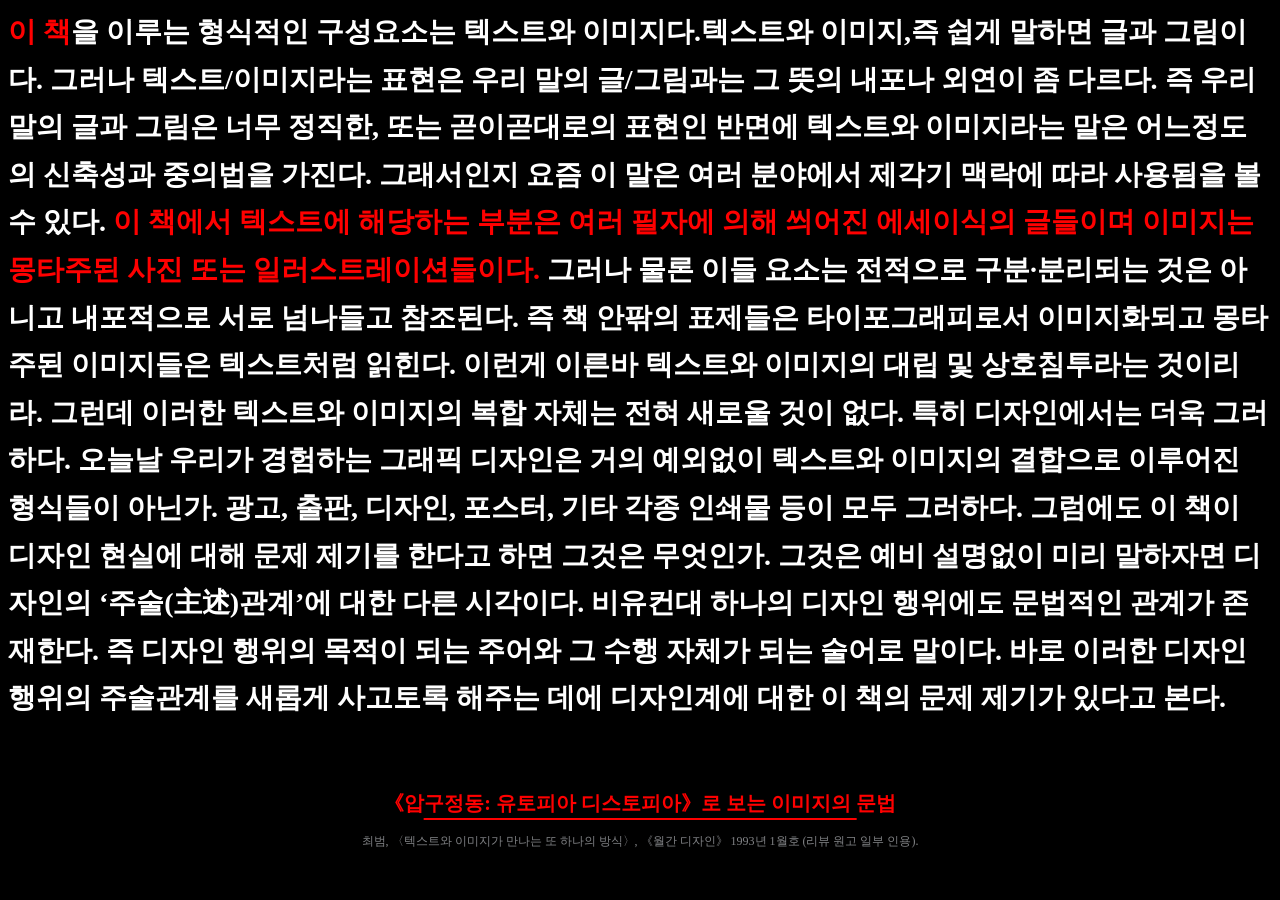
<file: index.html>
<!DOCTYPE html>
<html lang="ko"> 
<head>
	<meta charset="UTF-8">
	<meta name="viewport" content="width=device-width, initial-scale=1.0">
	<title>《압구정동: 유토피아 디스토피아》로 보는 이미지의 문법</title>
	<meta name="description" content="《압구정동: 유토피아 디스토피아》로 보는 이미지의 문법을 소개합니다.">
	<meta name="keywords" content="《압구정동: 유토피아 디스토피아》, 텍스트, 이미지, 최범 비평가">
	<link rel="stylesheet" href="style.css">
</head>

<body>
	<section class="chaibom">
	<p1><a href="book.html">이 책</a>을 이루는 형식적인 구성요소는 텍스트와 이미지다.텍스트와 이미지,즉 쉽게 말하면 글과 그림이다. 그러나 텍스트/이미지라는 표현은 우리 말의 글/그림과는 그 뜻의 내포나 외연이 좀 다르다. 즉 우리 말의 글과 그림은 너무 정직한, 또는 곧이곧대로의 표현인 반면에 텍스트와 이미지라는 말은 어느정도의 신축성과 중의법을 가진다. 그래서인지 요즘 이 말은 여러 분야에서 제각기 맥락에 따라 사용됨을 볼 수 있다. <a href="list.html">이 책에서 텍스트에 해당하는 부분은 여러 필자에 의해 씌어진 에세이식의 글들이며 이미지는 몽타주된 사진 또는 일러스트레이션들이다.</a> 그러나 물론 이들 요소는 전적으로 구분·분리되는 것은 아니고 내포적으로 서로 넘나들고 참조된다. 즉 책 안팎의 표제들은 타이포그래피로서 이미지화되고 몽타주된 이미지들은 텍스트처럼 읽힌다. 이런게 이른바 텍스트와 이미지의 대립 및 상호침투라는 것이리라. 그런데 이러한 텍스트와 이미지의 복합 자체는 전혀 새로울 것이 없다. 특히 디자인에서는 더욱 그러하다. 오늘날 우리가 경험하는 그래픽 디자인은 거의 예외없이 텍스트와 이미지의 결합으로 이루어진 형식들이 아닌가. 광고, 출판, 디자인, 포스터, 기타 각종 인쇄물 등이 모두 그러하다. 그럼에도 이 책이 디자인 현실에 대해 문제 제기를 한다고 하면 그것은 무엇인가. 그것은 예비 설명없이 미리 말하자면 디자인의 ‘주술(主述)관계’에 대한 다른 시각이다. 비유컨대 하나의 디자인 행위에도 문법적인 관계가 존재한다. 즉 디자인 행위의 목적이 되는 주어와 그 수행 자체가 되는 술어로 말이다. 바로 이러한 디자인 행위의 주술관계를 새롭게 사고토록 해주는 데에 디자인계에 대한 이 책의 문제 제기가 있다고 본다.</p1>
	<p2>최범, 〈텍스트와 이미지가 만나는 또 하나의 방식〉, 《월간 디자인》 1993년 1월호 (리뷰 원고 일부 인용).</p2>
	<p3>《압구정동: 유토피아 디스토피아》로 보는 이미지의 문법</p3>
	
	
</body>
</html>
</file>
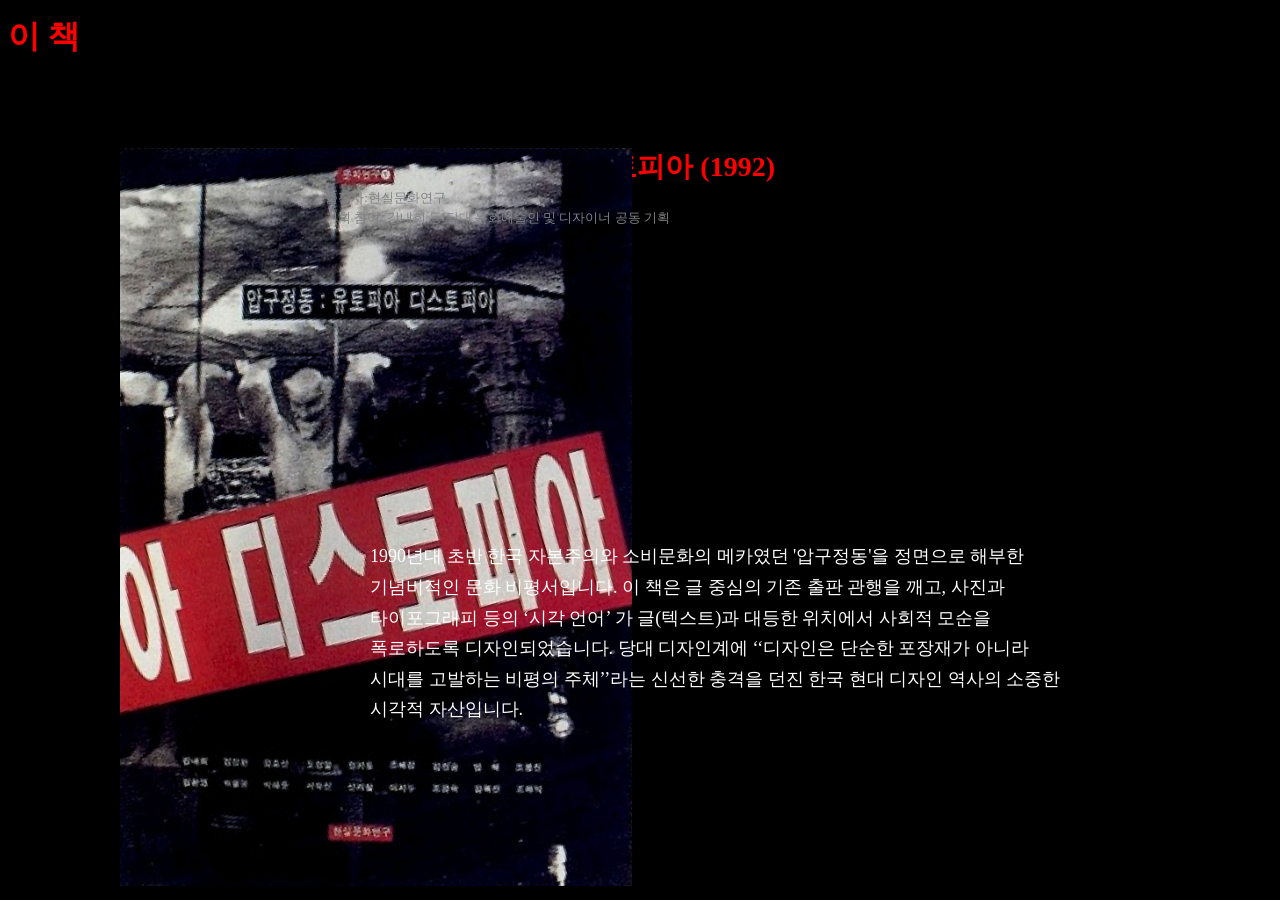
<file: book.html>
<!DOCTYPE html>
<html lang="ko"> 
<head>
	<meta charset="UTF-8">
	<meta name="viewport" content="width=device-width, initial-scale=1.0">
	<title>《압구정동: 유토피아 디스토피아》</title>
	<meta name="description" content="《압구정동: 유토피아 디스토피아》 페이지입니다.">
	<meta name="keywords" content="《압구정동: 유토피아 디스토피아》">
	<link rel="stylesheet" href="style.css">
</head>
<body>
	<section class="this">
    <p>이 책</p>
</section>
	<section class="book">
		<h2>압구정동:유토피아 디스토피아 (1992)</h2>
		<img src="cover.jpg" alt="책표지">
</section>
	<section class="publisher">
		<p>출판사:현실문화연구<br>
			기획 참여: 강내희 등 당대 문화예술인 및 디자이너 공동 기획</p>
	</section>
	<section class="des">
	1990년대 초반 한국 자본주의와 소비문화의 메카였던 '압구정동'을 정면으로 해부한 기념비적인 문화 비평서입니다. 이 책은 글 중심의 기존 출판 관행을 깨고, 사진과 타이포그래피 등의 ‘시각 언어’ 가 글(텍스트)과 대등한 위치에서 사회적 모순을 폭로하도록 디자인되었습니다. 당대 디자인계에 ‘‘디자인은 단순한 포장재가 아니라 시대를 고발하는 비평의 주체’’라는 신선한 충격을 던진 한국 현대 디자인 역사의 소중한 시각적 자산입니다.
	</section>
</body>
</html>
</file>
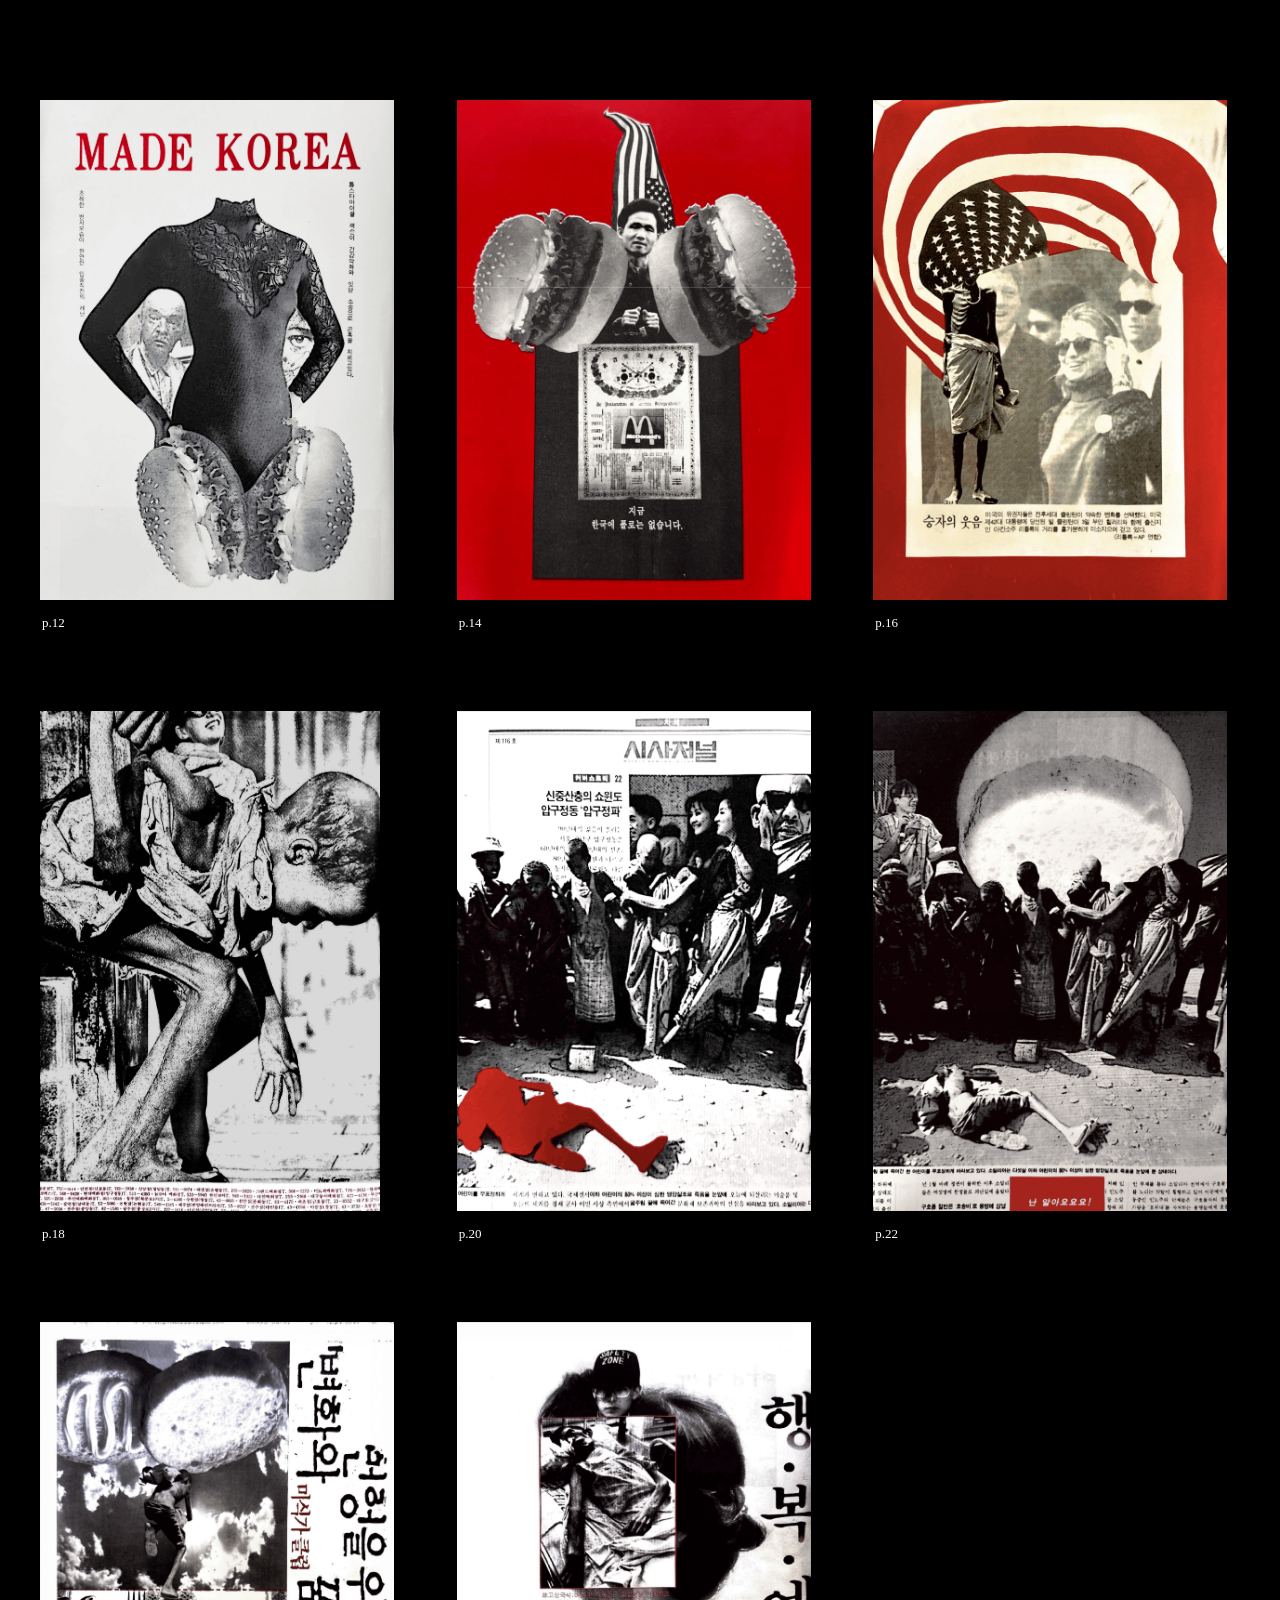
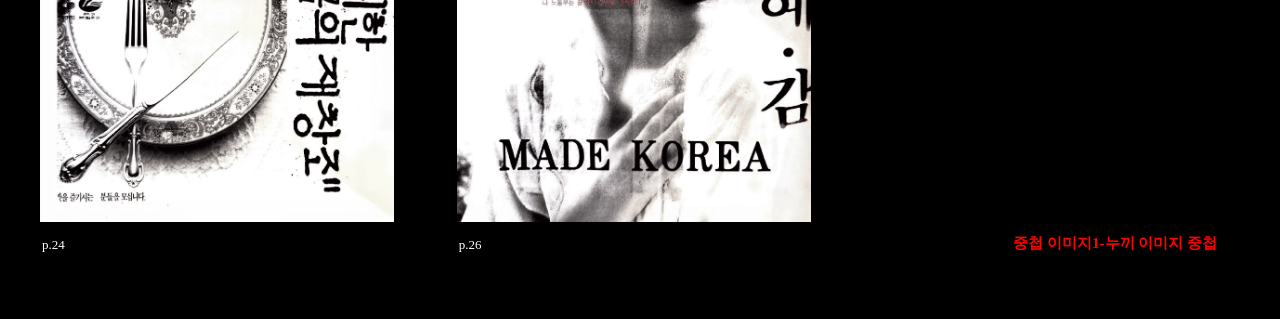
<file: overlap1.html>
<!DOCTYPE html>
<html lang="ko"> 
<head>
	<meta charset="UTF-8">
	<meta name="viewport" content="width=device-width, initial-scale=1.0">
	<title>중첩 이미지1-누끼 이미지 중첩</title>
	<meta name="description" content="중첩 이미지1-누끼 이미지 중첩 페이지입니다.">
	<meta name="keywords" content="중첩 이미지1-누끼 이미지 중첩">
	<link rel="stylesheet" href="style.css">
</head>
<body class="overlap1-page">

	<!-- <div class="overlay"></div> -->
    <div class="overlap1-grid-container">
        
        <div class="overlap1-grid-item">
            <div class="overlap1-img-box"><img src="p12.png" alt="p.12"></div>
            <p class="overlap1-caption">p.12</p>
        </div>
         <div class="overlap1-grid-item">
            <div class="overlap1-img-box"><img src="p14.png" alt="p.12"></div>
            <p class="overlap1-caption">p.14</p>
        </div>
        <div class="overlap1-grid-item">
            <div class="overlap1-img-box"><img src="p16.png" alt="p.12"></div>
            <p class="overlap1-caption">p.16</p>
        </div>
         <div class="overlap1-grid-item">
            <div class="overlap1-img-box"><img src="p18.png" alt="p.12"></div>
            <p class="overlap1-caption">p.18</p>
        </div>
         <div class="overlap1-grid-item">
            <div class="overlap1-img-box"><img src="p20.png" alt="p.12"></div>
            <p class="overlap1-caption">p.20</p>
        </div>
         <div class="overlap1-grid-item">
            <div class="overlap1-img-box"><img src="p22.png" alt="p.12"></div>
            <p class="overlap1-caption">p.22</p>
        </div>
         <div class="overlap1-grid-item">
            <div class="overlap1-img-box"><img src="p24.png" alt="p.12"></div>
            <p class="overlap1-caption">p.24</p>
        </div>
         <div class="overlap1-grid-item">
            <div class="overlap1-img-box"><img src="p26.png" alt="p.12"></div>
            <p class="overlap1-caption">p.26</p>
        </div>

        <div class="overlap1-grid-item">
        <div class="overlap1-img-box"></div> 
    
    <p class="overlap1-caption point-color">중첩 이미지1-누끼 이미지 중첩</p>
    </div>
</body>
</html>
</file>
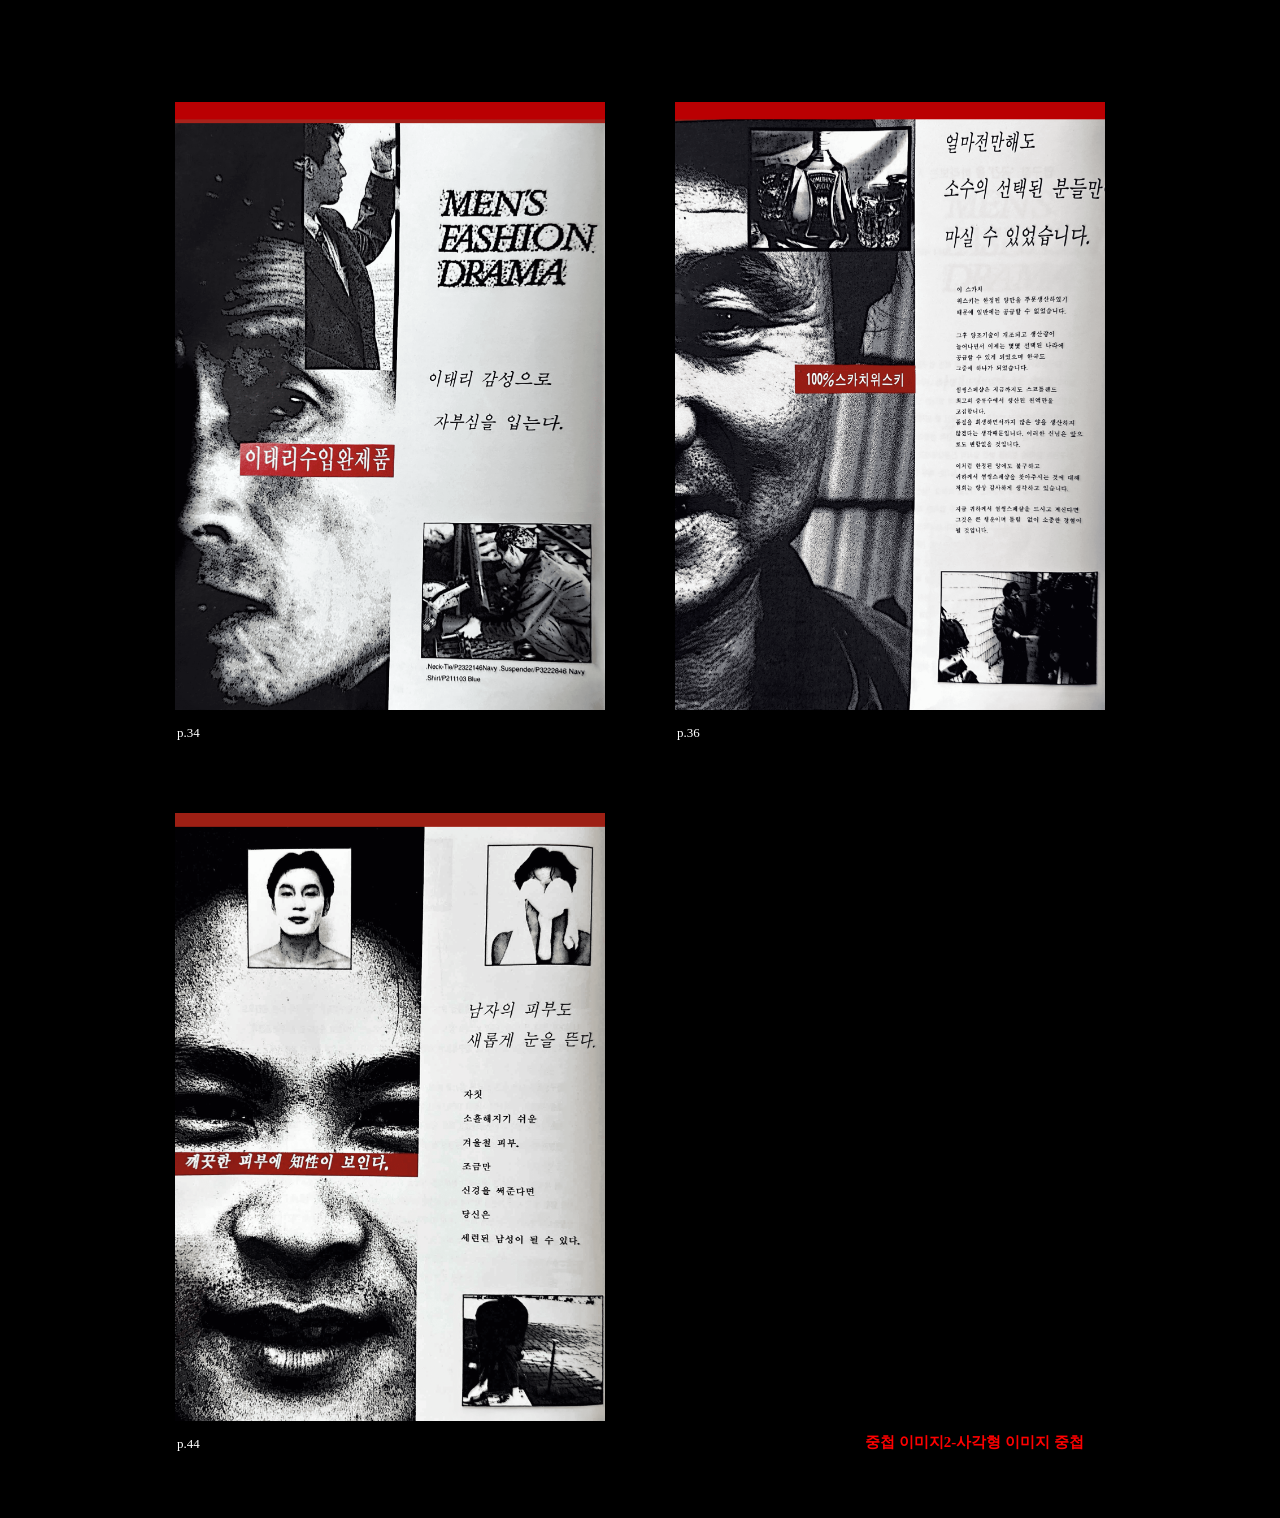
<file: overlap2.html>
<!DOCTYPE html>
<html lang="ko"> 
<head>
	<meta charset="UTF-8">
	<meta name="viewport" content="width=device-width, initial-scale=1.0">
	<title>중첩 이미지2-사각형 이미지 중첩</title>
	<meta name="description" content="중첩 이미지2-사각형 이미지 중첩 페이지입니다.">
	<meta name="keywords" content="중첩 이미지2-사각형 이미지 중첩">
	<link rel="stylesheet" href="style.css">
</head>
<body class="overlap2-page">

	<!-- <div class="overlay"></div> -->
    <div class="overlap2-grid-container">
        
        <div class="overlap2-grid-item">
            <div class="overlap2-img-box"><img src="pp34.png" alt="p.12"></div>
            <p class="overlap2-caption">p.34</p>
        </div>
        <div class="overlap2-grid-item">
            <div class="overlap2-img-box"><img src="pp36.png" alt="p.12"></div>
            <p class="overlap2-caption">p.36</p>
        </div>
        <div class="overlap2-grid-item">
            <div class="overlap2-img-box"><img src="p44.png" alt="p.12"></div>
            <p class="overlap2-caption">p.44</p>
        </div>


<div class="overlap2-grid-item">
        <div class="overlap2-img-box"></div> 
    
    <p class="overlap2-caption point-color">중첩 이미지2-사각형 이미지 중첩</p>
    </div>
</body>
</html>
</file>
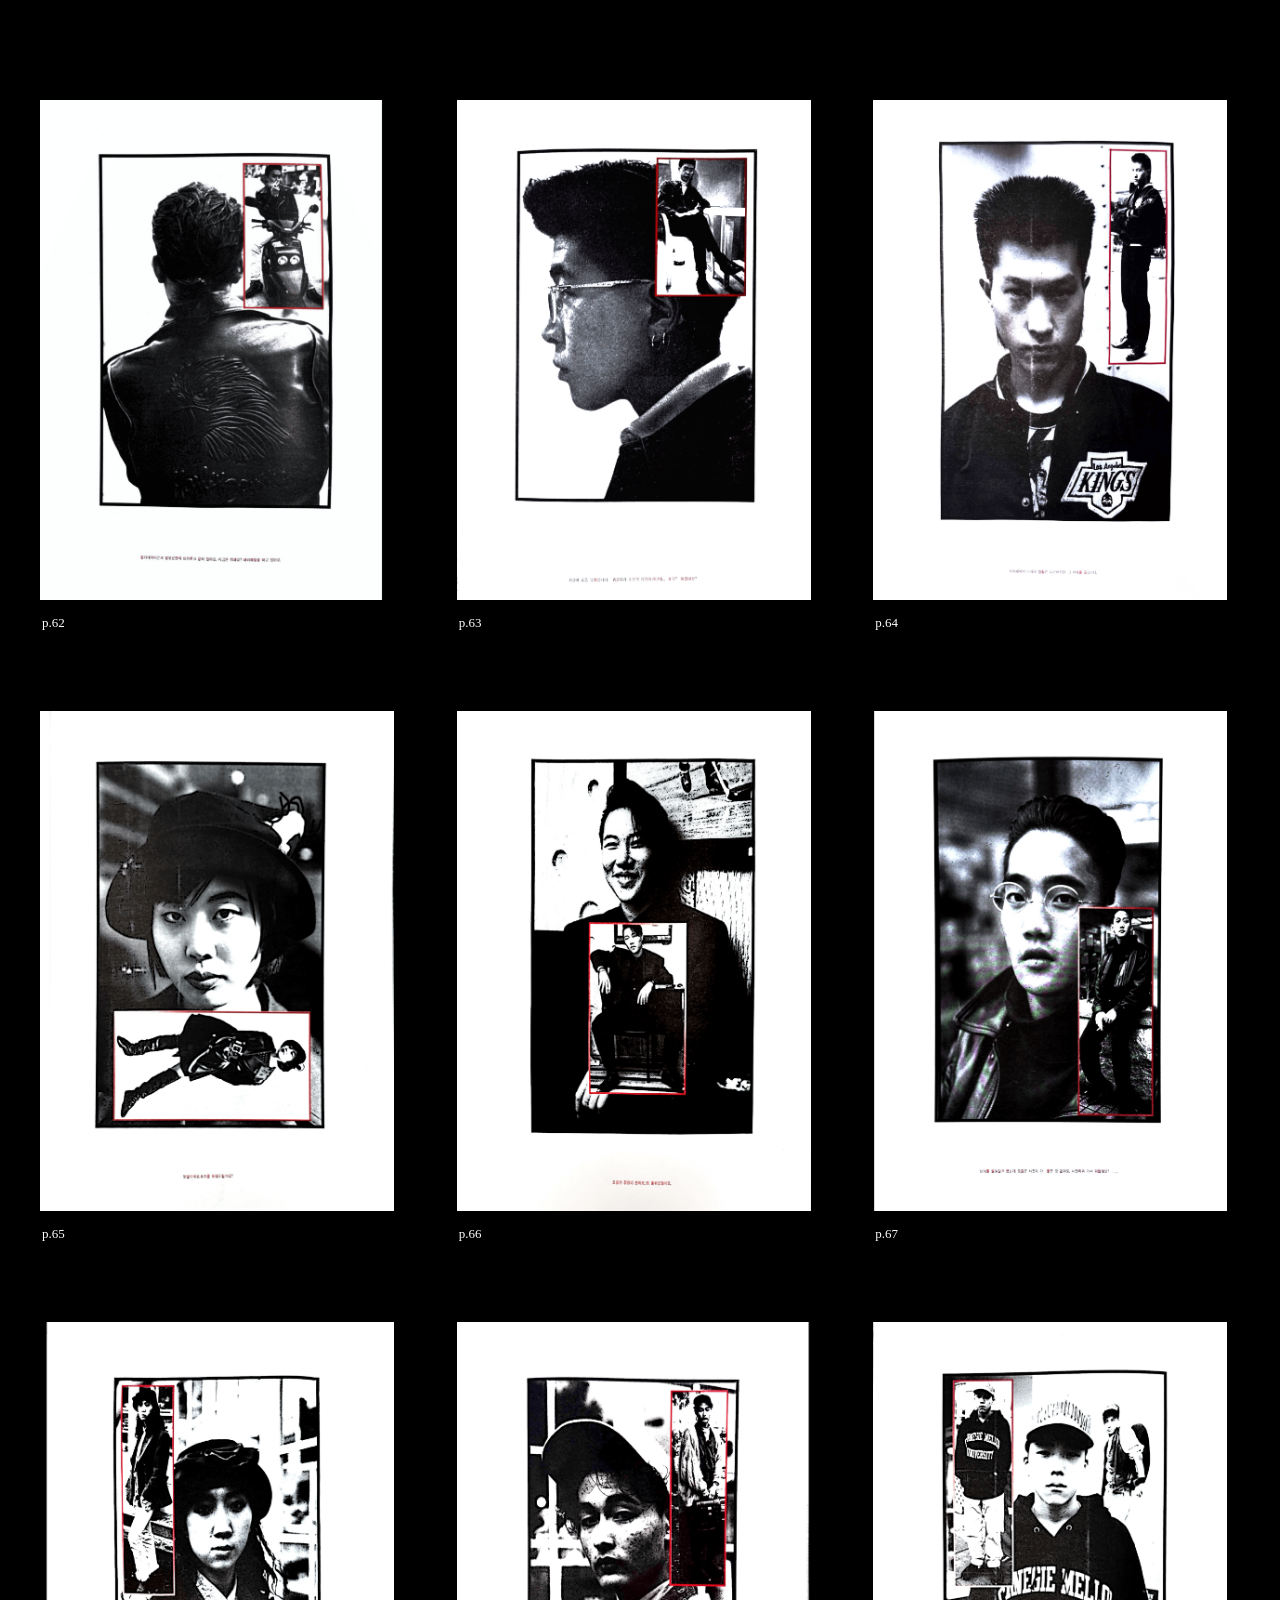
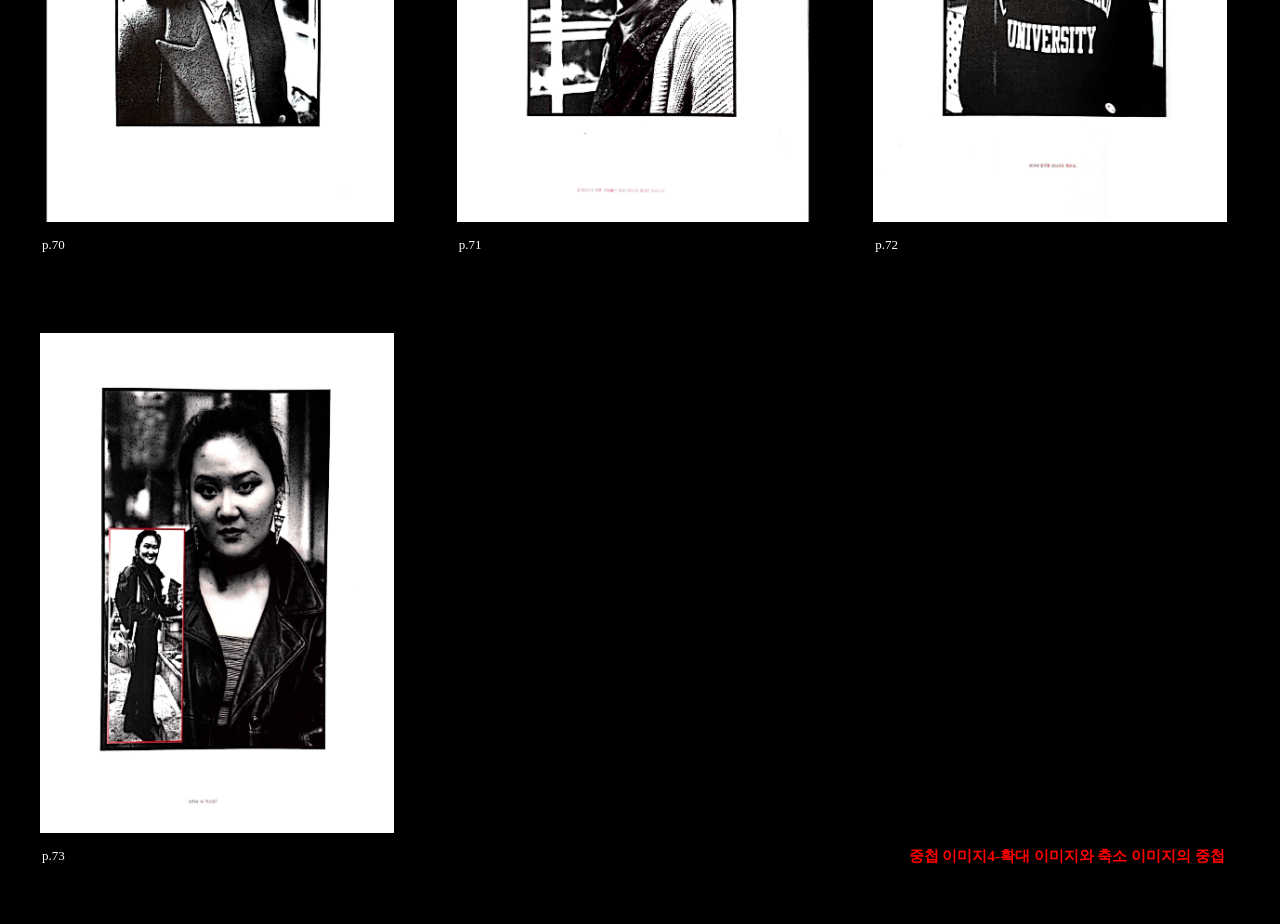
<file: overlap4.html>
<!DOCTYPE html>
<html lang="ko"> 
<head>
	<meta charset="UTF-8">
	<meta name="viewport" content="width=device-width, initial-scale=1.0">
	<title>중첩 이미지4-확대 이미지와 축소 이미지의 중첩</title>
	<meta name="description" content="중첩 이미지4-확대 이미지와 축소 이미지의 중첩 페이지입니다.">
	<meta name="keywords" content="중첩 이미지4-확대 이미지와 축소 이미지의 중첩">
	<link rel="stylesheet" href="style.css">
</head>
<body class="overlap4-page">

	<!-- <div class="overlay"></div> -->
    <div class="overlap4-grid-container">
        
        <div class="overlap4-grid-item">
            <div class="overlap4-img-box"><img src="p62.png" alt="p.12"></div>
            <p class="overlap4-caption">p.62</p>
        </div>
        <div class="overlap4-grid-item">
            <div class="overlap4-img-box"><img src="p63.png" alt="p.12"></div>
            <p class="overlap4-caption">p.63</p>
        </div>
        <div class="overlap4-grid-item">
            <div class="overlap4-img-box"><img src="p64.png" alt="p.12"></div>
            <p class="overlap4-caption">p.64</p>
        </div>
        <div class="overlap4-grid-item">
            <div class="overlap4-img-box"><img src="p65.png" alt="p.12"></div>
            <p class="overlap4-caption">p.65</p>
        </div>
        <div class="overlap4-grid-item">
            <div class="overlap4-img-box"><img src="p66.png" alt="p.12"></div>
            <p class="overlap4-caption">p.66</p>
        </div>
        <div class="overlap4-grid-item">
            <div class="overlap4-img-box"><img src="p67.png" alt="p.12"></div>
            <p class="overlap4-caption">p.67</p>
        </div>
        <div class="overlap4-grid-item">
            <div class="overlap4-img-box"><img src="p70.png" alt="p.12"></div>
            <p class="overlap4-caption">p.70</p>
        </div>
        <div class="overlap4-grid-item">
            <div class="overlap4-img-box"><img src="p71.png" alt="p.12"></div>
            <p class="overlap4-caption">p.71</p>
        </div>
        <div class="overlap4-grid-item">
            <div class="overlap4-img-box"><img src="p72.png" alt="p.12"></div>
            <p class="overlap4-caption">p.72</p>
        </div>
        <div class="overlap4-grid-item">
            <div class="overlap4-img-box"><img src="p73.png" alt="p.12"></div>
            <p class="overlap4-caption">p.73</p>
        </div>


        <div class="overlap4-grid-item">
        <div class="overlap4-img-box"></div> 
    
    <p class="overlap4-caption point-color">중첩 이미지4-확대 이미지와 축소 이미지의 중첩</p>
</body>
</html>
</file>
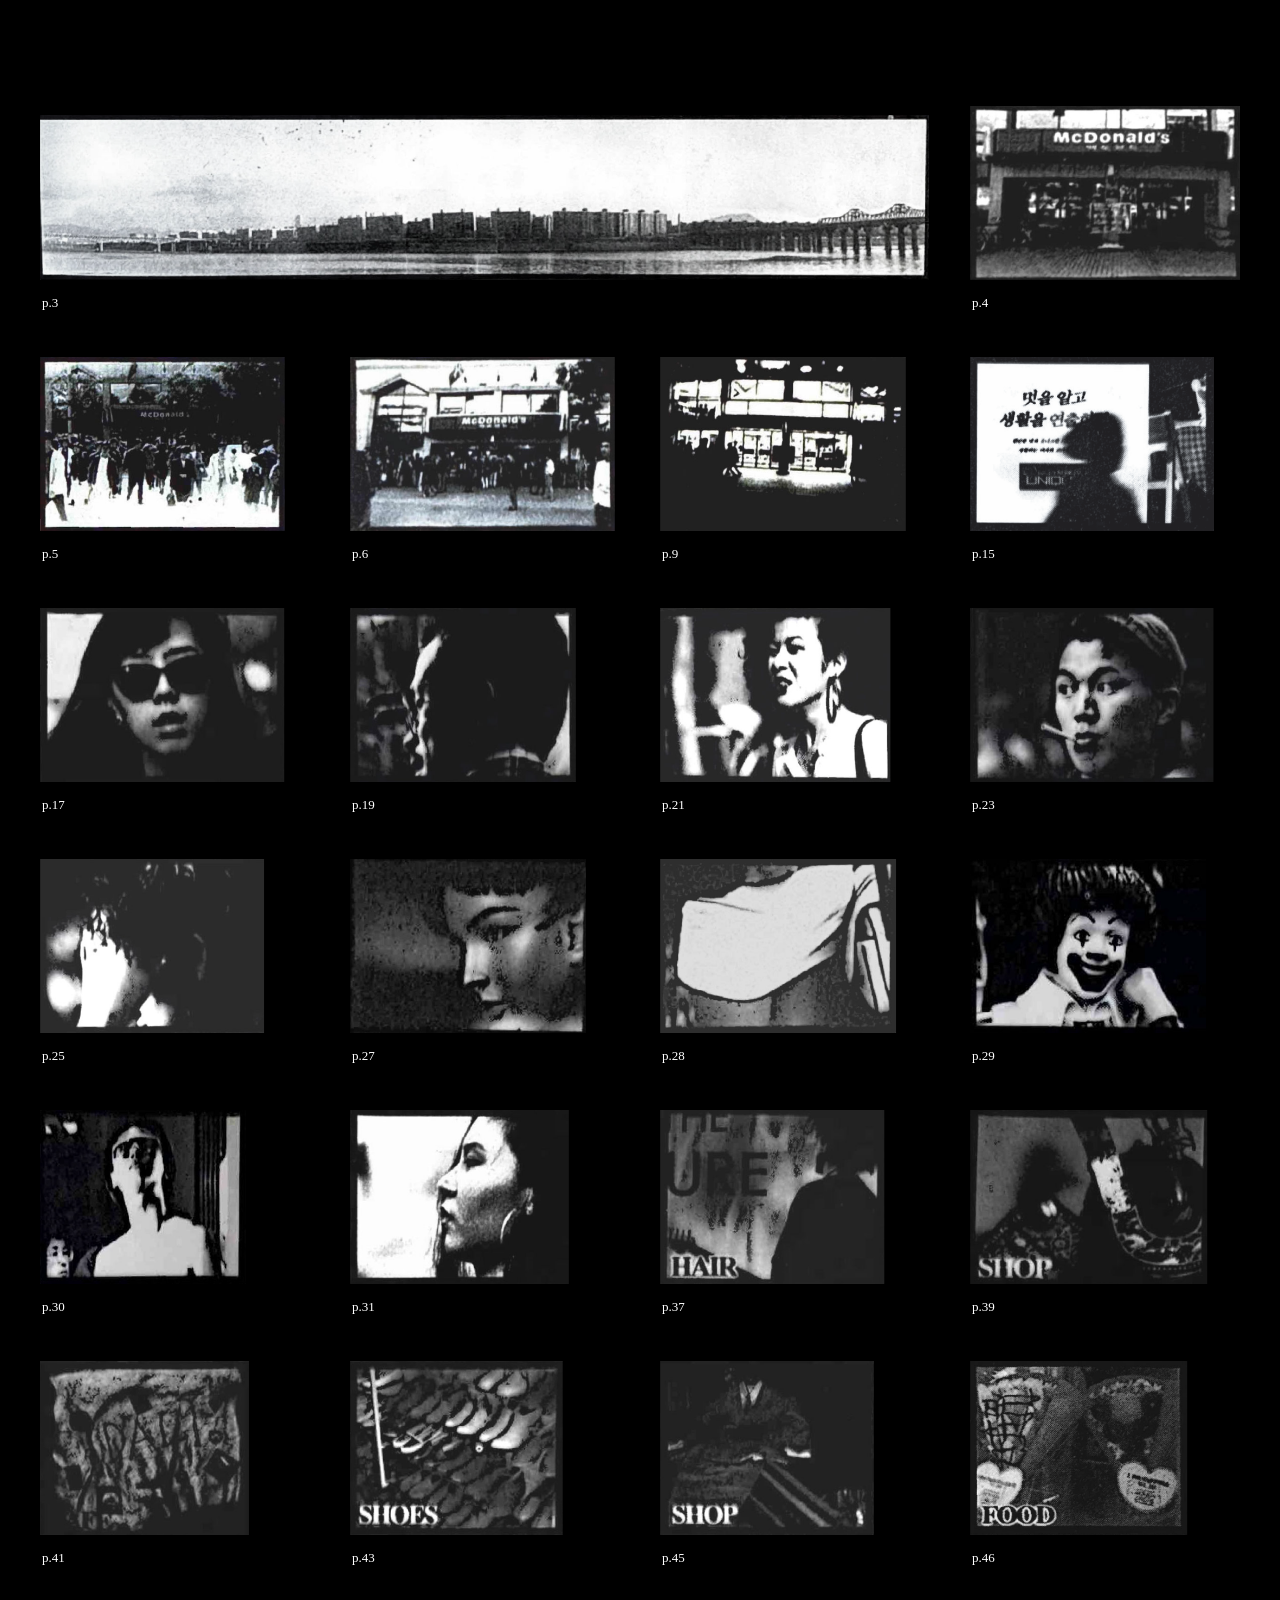
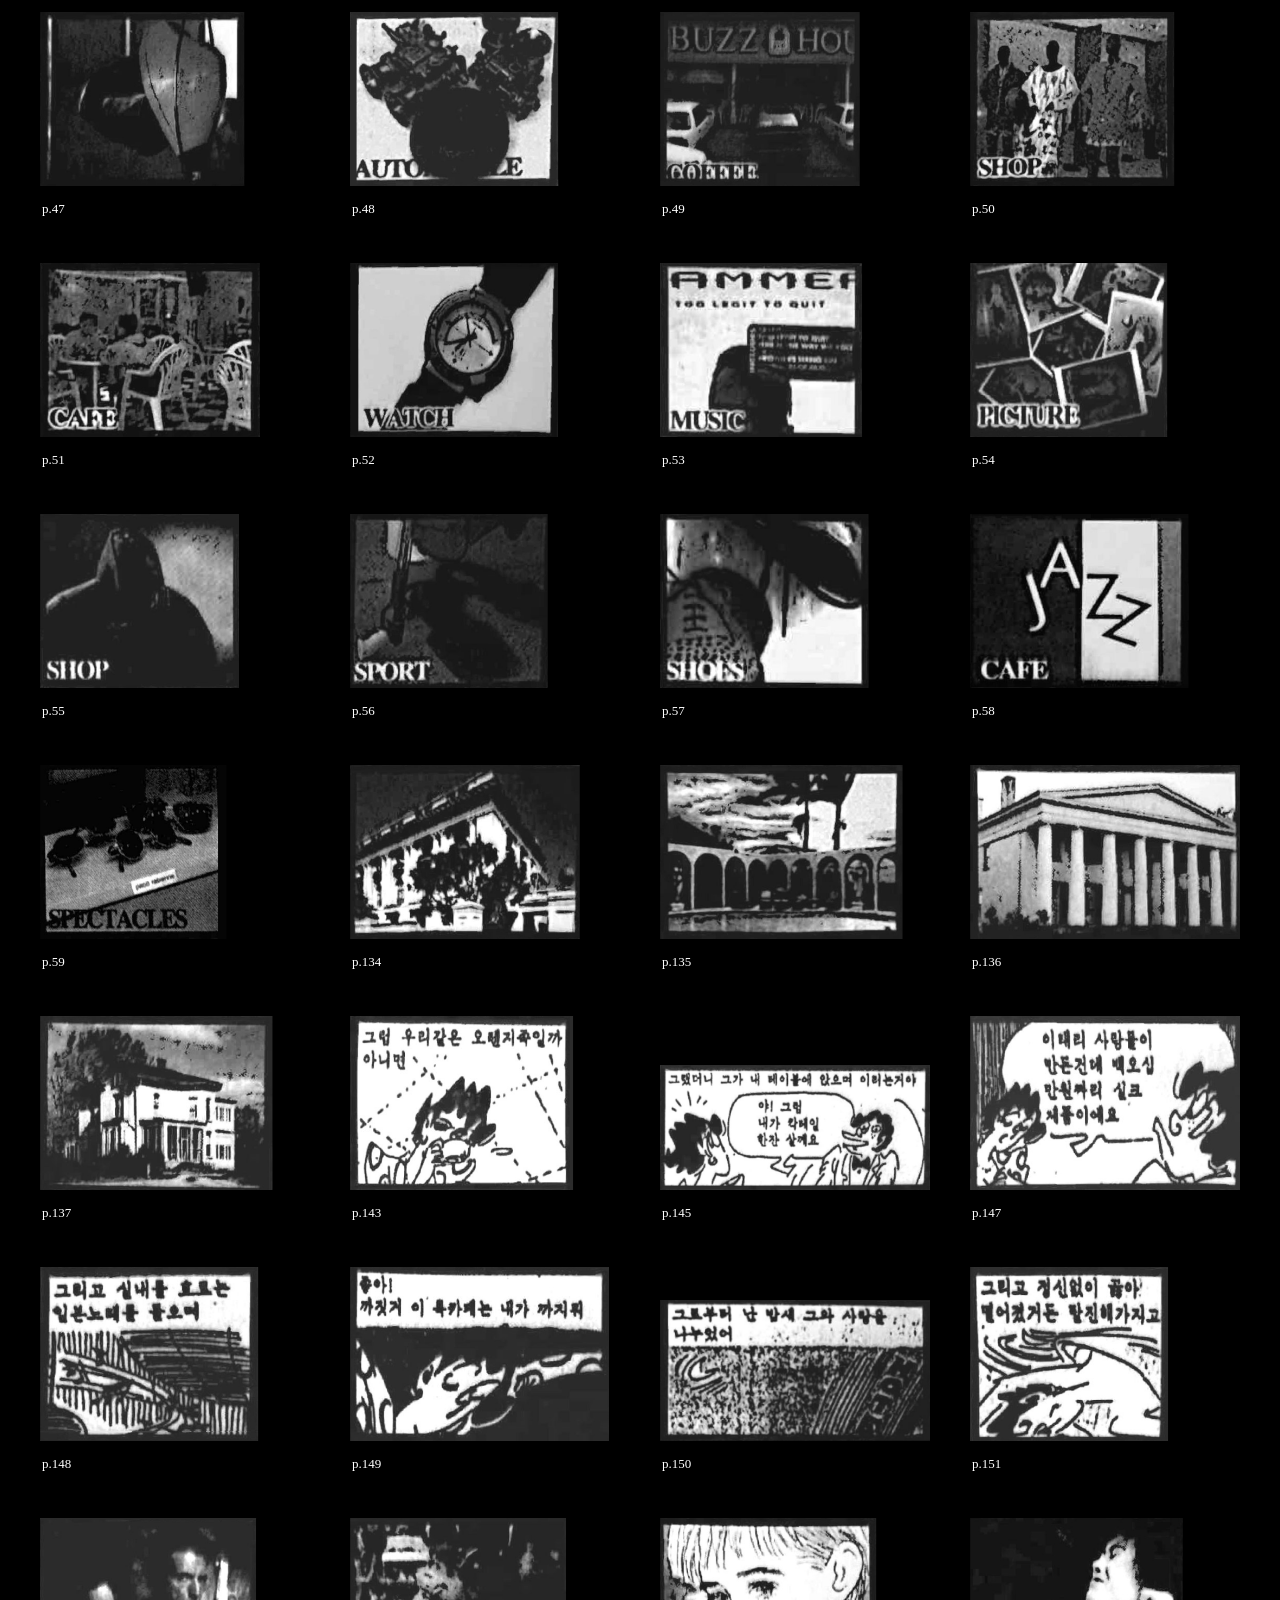
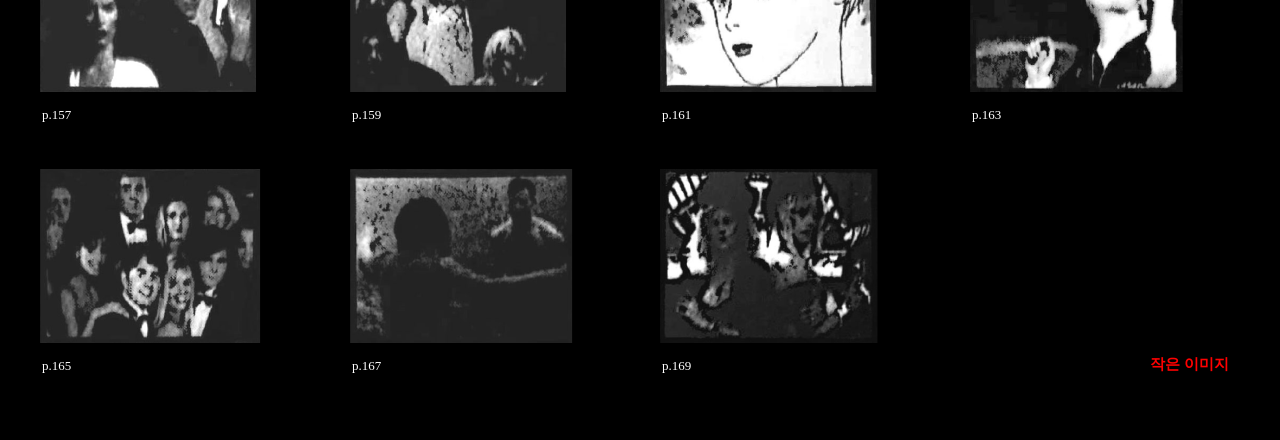
<file: small.html>
<!DOCTYPE html>
<html lang="ko"> 
<head>
	<meta charset="UTF-8">
	<meta name="viewport" content="width=device-width, initial-scale=1.0">
	<title>작은 이미지</title>
	<meta name="description" content="작은 이미지 페이지입니다.">
	<meta name="keywords" content="작은 이미지">
	<link rel="stylesheet" href="style.css">
</head>
<body class="small-page">

    <!-- <div class="overlay"></div> -->
    <div class="small-grid-container">
        
        <div class="small-grid-item wide-item">
            <div class="small-img-box"><img src="p3.png" alt="p.3"></div>
            <p class="small-caption">p.3</p>
        </div>
        <div class="small-grid-item">
            <div class="small-img-box"><img src="pp4.png" alt="p.4"></div>
            <p class="small-caption">p.4</p>
        </div>
        <div class="small-grid-item">
            <div class="small-img-box"><img src="p5.png" alt="p.4"></div>
            <p class="small-caption">p.5</p>
        </div>
         <div class="small-grid-item">
            <div class="small-img-box"><img src="p6.png" alt="p.4"></div>
            <p class="small-caption">p.6</p>
        </div>
         <div class="small-grid-item">
            <div class="small-img-box"><img src="p9.png" alt="p.4"></div>
            <p class="small-caption">p.9</p>
        </div>
         <div class="small-grid-item">
            <div class="small-img-box"><img src="p15.png" alt="p.4"></div>
            <p class="small-caption">p.15</p>
        </div>
         <div class="small-grid-item">
            <div class="small-img-box"><img src="p17.png" alt="p.4"></div>
            <p class="small-caption">p.17</p>
        </div>
        <div class="small-grid-item">
            <div class="small-img-box"><img src="p19.png" alt="p.4"></div>
            <p class="small-caption">p.19</p>
        </div>
        <div class="small-grid-item">
            <div class="small-img-box"><img src="p21.png" alt="p.4"></div>
            <p class="small-caption">p.21</p>
        </div>
         <div class="small-grid-item">
            <div class="small-img-box"><img src="p23.png" alt="p.4"></div>
            <p class="small-caption">p.23</p>
        </div>
         <div class="small-grid-item">
            <div class="small-img-box"><img src="p25.png" alt="p.4"></div>
            <p class="small-caption">p.25</p>
        </div>
        <div class="small-grid-item">
            <div class="small-img-box"><img src="p27.png" alt="p.4"></div>
            <p class="small-caption">p.27</p>
        </div>
        <div class="small-grid-item">
            <div class="small-img-box"><img src="p28.png" alt="p.4"></div>
            <p class="small-caption">p.28</p>
        </div>
        <div class="small-grid-item">
            <div class="small-img-box"><img src="p29.png" alt="p.4"></div>
            <p class="small-caption">p.29</p>
        </div>
        <div class="small-grid-item">
            <div class="small-img-box"><img src="p30.png" alt="p.4"></div>
            <p class="small-caption">p.30</p>
        </div>
        <div class="small-grid-item">
            <div class="small-img-box"><img src="p31.png" alt="p.4"></div>
            <p class="small-caption">p.31</p>
        </div>
        <div class="small-grid-item">
            <div class="small-img-box"><img src="p37.png" alt="p.4"></div>
            <p class="small-caption">p.37</p>
        </div>
        <div class="small-grid-item">
            <div class="small-img-box"><img src="p39.png" alt="p.4"></div>
            <p class="small-caption">p.39</p>
        </div>
        <div class="small-grid-item">
            <div class="small-img-box"><img src="p41.png" alt="p.4"></div>
            <p class="small-caption">p.41</p>
        </div>
        <div class="small-grid-item">
            <div class="small-img-box"><img src="p43.png" alt="p.4"></div>
            <p class="small-caption">p.43</p>
        </div>
        <div class="small-grid-item">
            <div class="small-img-box"><img src="p45.png" alt="p.4"></div>
            <p class="small-caption">p.45</p>
        </div>
        <div class="small-grid-item">
            <div class="small-img-box"><img src="p46.png" alt="p.4"></div>
            <p class="small-caption">p.46</p>
        </div>
        <div class="small-grid-item">
            <div class="small-img-box"><img src="p47.png" alt="p.4"></div>
            <p class="small-caption">p.47</p>
        </div>
        <div class="small-grid-item">
            <div class="small-img-box"><img src="p48.png" alt="p.4"></div>
            <p class="small-caption">p.48</p>
        </div>
        <div class="small-grid-item">
            <div class="small-img-box"><img src="p49.png" alt="p.4"></div>
            <p class="small-caption">p.49</p>
        </div>
        <div class="small-grid-item">
            <div class="small-img-box"><img src="p50.png" alt="p.4"></div>
            <p class="small-caption">p.50</p>
        </div>
        <div class="small-grid-item">
            <div class="small-img-box"><img src="p51.png" alt="p.4"></div>
            <p class="small-caption">p.51</p>
        </div>
        <div class="small-grid-item">
            <div class="small-img-box"><img src="p52.png" alt="p.4"></div>
            <p class="small-caption">p.52</p>
        </div>
        <div class="small-grid-item">
            <div class="small-img-box"><img src="p53.png" alt="p.4"></div>
            <p class="small-caption">p.53</p>
        </div>
        <div class="small-grid-item">
            <div class="small-img-box"><img src="p54.png" alt="p.4"></div>
            <p class="small-caption">p.54</p>
        </div>
        <div class="small-grid-item">
            <div class="small-img-box"><img src="p55.png" alt="p.4"></div>
            <p class="small-caption">p.55</p>
        </div>
        <div class="small-grid-item">
            <div class="small-img-box"><img src="p56.png" alt="p.4"></div>
            <p class="small-caption">p.56</p>
        </div>
        <div class="small-grid-item">
            <div class="small-img-box"><img src="p57.png" alt="p.4"></div>
            <p class="small-caption">p.57</p>
        </div>
        <div class="small-grid-item">
            <div class="small-img-box"><img src="p58.png" alt="p.4"></div>
            <p class="small-caption">p.58</p>
        </div>
        <div class="small-grid-item">
            <div class="small-img-box"><img src="p59.png" alt="p.4"></div>
            <p class="small-caption">p.59</p>
        </div>
        <div class="small-grid-item">
            <div class="small-img-box"><img src="p134.png" alt="p.4"></div>
            <p class="small-caption">p.134</p>
        </div>
        <div class="small-grid-item">
            <div class="small-img-box"><img src="p135.png" alt="p.4"></div>
            <p class="small-caption">p.135</p>
        </div>
        <div class="small-grid-item">
            <div class="small-img-box"><img src="p136.png" alt="p.4"></div>
            <p class="small-caption">p.136</p>
        </div>
        <div class="small-grid-item">
            <div class="small-img-box"><img src="p137.png" alt="p.4"></div>
            <p class="small-caption">p.137</p>
        </div>
        <div class="small-grid-item">
            <div class="small-img-box"><img src="p143.png" alt="p.4"></div>
            <p class="small-caption">p.143</p>
        </div>
        <div class="small-grid-item">
            <div class="small-img-box"><img src="p145.png" alt="p.4"></div>
            <p class="small-caption">p.145</p>
        </div>
        <div class="small-grid-item">
            <div class="small-img-box"><img src="p147.png" alt="p.4"></div>
            <p class="small-caption">p.147</p>
        </div>
        <div class="small-grid-item">
            <div class="small-img-box"><img src="p148.png" alt="p.4"></div>
            <p class="small-caption">p.148</p>
        </div>
        <div class="small-grid-item">
            <div class="small-img-box"><img src="p149.png" alt="p.4"></div>
            <p class="small-caption">p.149</p>
        </div>
        <div class="small-grid-item">
            <div class="small-img-box"><img src="p150.png" alt="p.4"></div>
            <p class="small-caption">p.150</p>
        </div>
        <div class="small-grid-item">
            <div class="small-img-box"><img src="p151.png" alt="p.4"></div>
            <p class="small-caption">p.151</p>
        </div>
        <div class="small-grid-item">
            <div class="small-img-box"><img src="p157.png" alt="p.4"></div>
            <p class="small-caption">p.157</p>
        </div>
        <div class="small-grid-item">
            <div class="small-img-box"><img src="p159.png" alt="p.4"></div>
            <p class="small-caption">p.159</p>
        </div>
        <div class="small-grid-item">
            <div class="small-img-box"><img src="p161.png" alt="p.4"></div>
            <p class="small-caption">p.161</p>
        </div>
        <div class="small-grid-item">
            <div class="small-img-box"><img src="p163.png" alt="p.4"></div>
            <p class="small-caption">p.163</p>
        </div>
        <div class="small-grid-item">
            <div class="small-img-box"><img src="p165.png" alt="p.4"></div>
            <p class="small-caption">p.165</p>
        </div>
        <div class="small-grid-item">
            <div class="small-img-box"><img src="p167.png" alt="p.4"></div>
            <p class="small-caption">p.167</p>
        </div>
        <div class="small-grid-item">
            <div class="small-img-box"><img src="p169.png" alt="p.4"></div>
            <p class="small-caption">p.169</p>
        </div>

        <div class="small-grid-item">
    	<div class="small-img-box"></div> 
    
    <p class="small-caption point-color">작은 이미지</p>
</div>
</body>
</html>
</file>
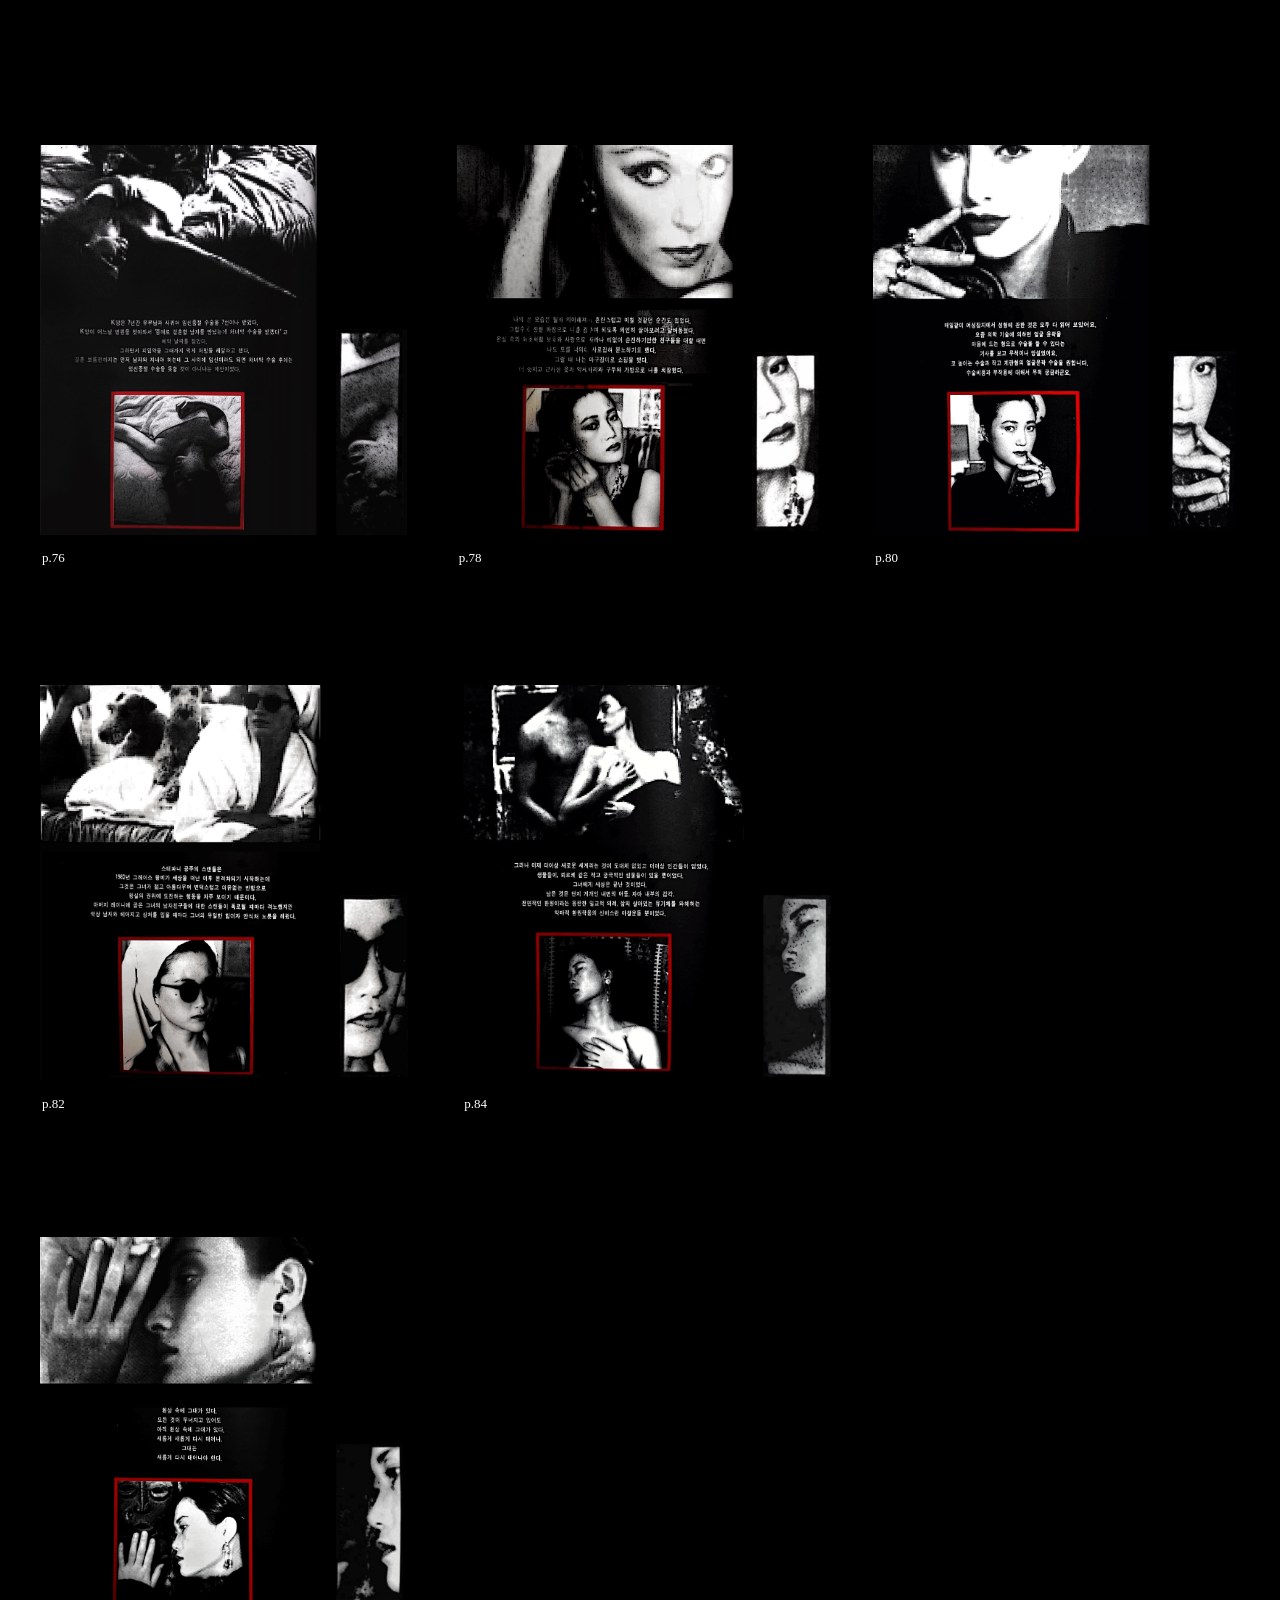
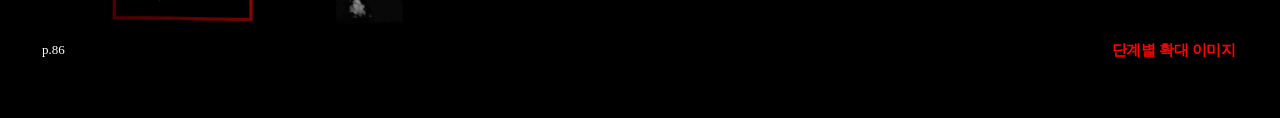
<file: stepzoom.html>
<!DOCTYPE html>
<html lang="ko"> 
<head>
	<meta charset="UTF-8">
	<meta name="viewport" content="width=device-width, initial-scale=1.0">
	<title>단계별 확대 이미지</title>
	<meta name="description" content="단계별 확대 이미지 페이지입니다.">
	<meta name="keywords" content="단계별 확대 이미지">
	<link rel="stylesheet" href="style.css">
</head>
<body class="stepzoom-page">

	<div class="stepzoom-grid-container">

        <div class="stepzoom-row row-three">
            <div class="stepzoom-grid-item">
                <div class="stepzoom-img-box"><img src="p76.png" alt="p.12"></div>
                <p class="stepzoom-caption">p.76</p>
            </div>
            <div class="stepzoom-grid-item">
                <div class="stepzoom-img-box"><img src="p78.png" alt="p.12"></div>
                <p class="stepzoom-caption">p.78</p>
            </div>
            <div class="stepzoom-grid-item">
                <div class="stepzoom-img-box"><img src="p80.png" alt="p.12"></div>
                <p class="stepzoom-caption">p.80</p>
            </div>
        </div>

        <div class="stepzoom-row row-two">
            <div class="stepzoom-grid-item">
                <div class="stepzoom-img-box"><img src="p82.png" alt="p.12"></div>
                <p class="stepzoom-caption">p.82</p>
            </div>
            <div class="stepzoom-grid-item">
                <div class="stepzoom-img-box"><img src="p84.png" alt="p.12"></div>
                <p class="stepzoom-caption">p.84</p>
            </div>
        </div>

        <div class="stepzoom-row row-one">
            <div class="stepzoom-grid-item">
                <div class="stepzoom-img-box"><img src="p86.png" alt="p.12"></div>
                <p class="stepzoom-caption">p.86</p>
            </div>
        </div>
        
        <div class="stepzoom-bottom-text">단계별 확대 이미지</div>
</body>
</html>
</file>
<file: style.css>
body{
    background-color: #000000;
    }
.chaibom p1 {
	font-size: 32px;
    font-family: Noto Sans Korean;
    color: white;
    text-align: justify;
    font-weight: 700;
    /*word-break: keep-all;*/
    line-height: 1.7;
    
}
.chaibom a{
	color: red;
	text-decoration: none;
}
.chaibom p2 {
	font-family: Noto Sans Korean;
    font-weight: 500;
    font-size: 15px;
    color: #808285;
    position: absolute; 
    bottom: 50px;  
     /* 💡 중앙 정렬을 위한 완벽한 세트 조합 */
    left: 50%;                    /* 1. 왼쪽 시작점을 화면 정중앙(50%)으로 세팅 */
    transform: translateX(-50%);  /* 2. 글자 자체 너비의 절반만큼 왼쪽으로 싹 당겨서 완벽한 중앙 정렬 */
    text-align: center;
 }    
.chaibom p3{
	font-family: Noto Sans Korean;
    font-weight: 700;
    font-size: 25px;
    color: red;
    text-align: center;
    position: absolute; 
    bottom: 100px;  
    left: 50%;
    transform: translateX(-50%);
    padding-bottom: 3px;
}
/* 💡 새로 추가: 가상 요소를 이용해 글자 밑에 원하는 길이의 선 만들기 */
.chaibom p3::after {
    content: '';
    position: absolute;
    bottom: 0;
    left: 50%;
    transform: translateX(-50%); /* 선 자체를 정중앙으로 정렬 */
    
    /* -------------------------------------------------- */
    /* 💡 [여기서 원하는 선 길이를 자유롭게 조절하세요!] */
    width: 540px;  /* 픽셀(px) 단위로 선 길이를 내 맘대로 축소 */
    /* -------------------------------------------------- */
    
    height: 2px;   /* 선의 두께 */
    background-color: red; /* 강렬한 레드 색상 */
}


.this {
	font-size: 32px;
    font-family: Noto Sans Korean;
    font-weight: 700;
    color: red;
    position: absolute; 
    top: -17px;  
    
}
.book h2 {
	font-size: 28px;
    font-weight: 700;
	font-family: Noto Sans Korean;
	color:red;
	/*text-align: center;*/
    position: absolute; 
         right: 505px;
    margin-top: 140px;
}

.book img {
	display: block;       /* 1. 줄글 속성을 상자 속성으로 바꿉니다  */
    margin: 0 auto;       /* 2. 위아래 마진은 0, 좌우 마진은 자동으로 설정해 가운데로 보냅니다 */
    max-width: 25%;      /* 3. 이미지가 화면 밖으로 튀어나가지 않게 안전장치를 줍니다 */
    position: absolute; 
         left: 200px;
    height: auto;
    margin-top: 140px;
}
.publisher p {
	font-family: Noto Sans Korean;
    font-weight: 500;
    font-size: 13px;
    color: #808285;
    /*text-align: center;*/
    position: absolute; 
         right: 610px;
    margin-top: 180px;
    line-height: 1.5
}
.des {
	font-family: Noto Sans Korean;
	font-size: 18px;
    font-weight: 500;
	max-width: 700px;    /* 1. 본문 텍스트 박스가 늘어날 수 있는 최대 가로 너비를 제한합니다 (시안 비율 맞춤) */
    width: 100%;          /* 2. 화면이 680px보다 작아질 때는 화면에 맞춰 유연하게 줄어들도록 합니다 */
    margin: 0 auto;       /* 3. 너비가 제한된 텍스트 박스 자체를 화면 정중앙으로 보냅니다 */
    margin-top: 25px;
    position: absolute;
         bottom:175px; 
         right: 210px;
    line-height: 1.7;     /* 5. 디자이너의 눈에 가장 부드럽고 가독성 좋은 행간을 확보합니다 */
    word-break: keep-all; /* 6. 한글 단어가 어설프게 끊겨서 줄바꿈되지 않도록 단어 단위로 떨어뜨립니다 */
    color: white;
}
.textimage {
	font-size: 32px;
    text-align: justify;
    font-family: Noto Sans Korean;
    font-weight: 700;
    color: red;
    line-height: 1.7
}
.grid-item .caption a {
    color: #ffffff;          /* 1. 기본 글자 색상을 흰색으로 고정합니다 */
    text-decoration: none;   /* 2. 링크 특유의 밑줄을 제거하여 깔끔하게 만듭니다 */
}
/* 클릭한 적이 있어도(visited) 계속 흰색을 유지하도록 만드는 코드 */
.grid-item .caption a:visited {
    color: #ffffff;
}

.grid-item .caption a:hover {
    color: red;              
}
.grid-container {
    display: grid;
    grid-template-columns: repeat(3, 1fr); /* 정확하게 가로 3등분 분할 */
    gap: 60px 20px;                        /* 행간(위아래) 60px, 자간(좌우) 40px 여백 균일화 */
    max-width: 1300px;                     /* 디자이너 시안의 전체 판형 너비 제한 */
    margin: 0 auto;                        /* 전체 시스템 화면 정중앙 정렬 */
    padding: 0 20px 100px 20px;
}
/* 개별 이미지+텍스트 세트 상자 */
.grid-item {
    display: flex;
    flex-direction: column;
    justify-content: flex-end; /* 💡 중요: 크기가 다른 이미지들이 있어도 하단 기준선을 칼같이 일치시킵니다 */
    align-items: center;
}
/* 이미지를 감싸는 프레임 상자 (비율과 일관성 유지) */
.img-box {
    width: 100%;
    height: 320px;            /* 💡 시안의 세로 최대 밸런스에 맞춰 높이를 고정 프레임화합니다 */
    display: flex;
    justify-content: center;
    align-items: flex-end;     /* 이미지들의 바닥 라인을 시안처럼 정돈합니다 */
    margin-bottom: 20px;       /* 이미지와 하단 캡션 텍스트 사이 정량 여백 */
}
/* 프레임 안의 실제 이미지 속성 제어 */
.img-box img {
    max-width: 100%;
    max-height: 100%;
    object-fit: contain;       /* 이미지 고유 비율을 절대 깨뜨리지 않고 프레임 안에 최적화 */
}
/* 이미지 하단 설명 서체 스타일 */
.caption {
	font-family: Noto Sans Korean;
    font-weight: 700;
    font-size: 14px;
    color: #ffffff;
    text-align: center;
    margin: 0;
    line-height: 1.4;
    white-space: nowrap;       /* 글자가 임의로 줄바꿈되어 정렬이 깨지는 것 방지 */
}




body.small-page {
    background-color: #000000;
    color: #ffffff;
    font-family: Noto Sans Korean;
    margin: 0;
    padding: 0; /* 화면 위아래 여백 */
}
/* --- 💡 4열 종대 레이아웃 엔진 --- */
.small-grid-container {
    display: grid;
    grid-template-columns: repeat(4, 1fr); /* 4열로 균등 분할 */
    gap: 40px 40px; /* 🎯 [사진 사이 간격 조절]: 위아래 간격 70px, 좌우 간격 40px로 정량 제어 */ 
    max-width: 1300px; /* 판형 최대 폭 */
    margin: 0 auto;    /* 전체 중앙 정렬 */
    padding: 100px 40px 60px 40px; 
}
/* 개별 이미지+글씨 상자 */
.small-grid-item {
    display: flex;
    flex-direction: column;
    justify-content: flex-end; /* 이미지들의 바닥선 정렬 */
}
.wide-item {
    grid-column: span 3; /* 혼자 가로로 3칸의 영역을 다 먹음 */
}
/* 💡한강 이미지용 3칸 차지 스타일 */
/* 이미지를 감싸는 프레임 상자 */
.small-img-box {
    width: 100%;
    height: 180px; /* 🎯 일반 이미지들의 세로 높이 기준 정형화 */
    display: flex;
    justify-content: center;
    align-items: flex-end; /* 바닥 기준 정렬 */
    /* 🎯 [사진과 글자 사이의 간격]: 이미지 바닥과 텍스트 사이 여백을 15px로 고정 */
    margin-bottom: 15px; 
}
/* 3칸짜리 한강 이미지 상자는 가로가 기니까 세로 프레임 높이를 따로 맞춰줌 */
.wide-item .small-img-box {
    height: 180px; 
    /*align-items: center; /* 가로 긴 이미지는 프레임 중앙 배치 */*/
}
/* 이미지 자체 제어 속성 */
.small-img-box img {
    max-width: 100%;
    max-height: 100%;
    object-fit: contain; /* 비율 깨짐 절대 방지 */
}
/* 캡션 글씨 스타일 */
.small-caption {
    font-size: 13px;
    color: #ffffff;
    text-align: left; /* 🎯글씨를 사진의 왼쪽 바닥에 정렬 */
    margin: 0;
    padding-left: 2px; /* 사진 왼쪽 라인과 시각적 얼라인 맞추기 */
}

.small-grid-item .small-caption.point-color {
    color: red;
    font-weight: 700;
    font-size: 15px;
    align-self: flex-start;
    padding-left: 180px;
    
    /* 💡 [위치 제어 치트키] 음수 값을 주면 글자가 위로 스르륵 끌려 올라갑니다! */
    /* 현재 이미지 박스 높이가 빠진 만큼 비어있으니, 약 -150px ~ -200px 사이에서 조절해 보세요 */
    margin-top: -100px; 
}




body.overlap1-page{
    background-color: #000000;
    color: #ffffff;
    font-family: Noto Sans Korean;
    margin: 0;
    padding: 0;
}
/*3열*/
.overlap1-grid-container {
    position: relative;
    z-index: 3;
    
    display: grid;
    grid-template-columns: repeat(3, 1fr); /* 💡 정확하게 가로 3등분 분할 */
    gap: 80px 50px;                        /* 💡 [사진 사이 여백] 위아래 80px, 좌우 50px */
    max-width: 1300px;
    margin: 0 auto;
    padding: 100px 40px 60px 40px;
    box-sizing: border-box;
} 
/* 개별 이미지+글씨 상자 */
.overlap1-grid-item {
    display: flex;
    flex-direction: column;
    justify-content: flex-end; /* 세로 크기가 달라도 캡션 라인을 수평 일치시킴 */
	align-items: flex-start
}
/* 이미지를 감싸는 프레임 상자 */
.overlap1-img-box {
    width: 100%;               
    height: 500px;             /* 💡 3열 크기에 최적화된 포스터 가로세로 밸런스 높이 지정 */
    display: flex;
    justify-content: flex-start;
    align-items: flex-end;     /* 이미지들을 바닥 라인 기준으로 정렬 */
    margin-bottom: 15px;       /* 사진과 글씨 사이의 정량 간격 */
}
/* 실제 이미지 가로세로 고유비율 유지 설정 */
.overlap1-img-box img {
    max-width: 100%;
    max-height: 100%;
    object-fit: contain;
}
/* 하단 캡션 타이포 스타일 */
.overlap1-caption {
    font-size: 13px;
    color: #ffffff;
    text-align: left;          /* 시안처럼 텍스트를 포스터 왼쪽 정렬 */
    margin: 0;
    padding-left: 2px;
}
.overlap1-grid-item .overlap1-caption.point-color {
    color: red; /* 적용하신 색상 */
    font-size: 15px;
    font-weight: 700;
    align-self: flex-start;
    padding-left: 140px;
    
    /* 💡 [위치 제어 치트키] 음수 값을 주면 글자가 위로 스르륵 끌려 올라갑니다! */
    /* 현재 이미지 박스 높이가 빠진 만큼 비어있으니, 약 -150px ~ -200px 사이에서 조절해 보세요 */
    margin-top: -100px; 
}



body.overlap2-page{
    background-color: #000000;
    color: #ffffff;
    font-family: Noto Sans Korean;
    margin: 0;
    padding: 0;
}
/*2열*/
.overlap2-grid-container {
    position: relative;
    z-index: 3; 
    
    display: grid;
    grid-template-columns: repeat(2, 1fr);  /* [사진 사이 여백] 위아래 간격 80px, 좌우 간격 60px */
    gap: 30px 70px;                         
    max-width: 1050px;
    margin: 0 auto;  
    padding: 60px 60px 40px 60px; 
    box-sizing: border-box;
}
/* 3. 개별 이미지+글씨 상자 */
.overlap2-grid-item {
    display: flex;
    flex-direction: column;
    justify-content: flex-end;  /* 세로 크기가 달라도 하단 캡션 라인을 수평 일치시킴 */
    align-items: flex-start;    /* 💡 포스터 세트 전체를 왼쪽 정렬 라인에 밀착 */
}
/* 이미지를 감싸는 프레임 상자 */
.overlap2-img-box {
    width: 100%;                
    /* 💡 2열 판형 스케일에 맞춰 포스터가 시원하고 대담하게 커지도록 세로 높이를 600px로 확보 */
    height: 650px;              
    display: flex;
    justify-content: flex-start; /* 프레임 안에서 포스터 원본을 왼쪽 끝에 밀착 */
    align-items: flex-end;       /* 포스터들을 바닥 라인 기준으로 정렬 */
    margin-bottom: 15px;         /* 사진 바닥과 하단 캡션 글씨 사이의 정량 간격 */
}
/* 5. 실제 이미지 고유비율 유지*/
.overlap2-img-box img {
    max-width: 100%;
    max-height: 100%;
    object-fit: contain;        
}
.overlap2-caption {
    font-size: 13px;
    color:#ffffff;
    text-align: left;           /* 💡 글 줄을 왼쪽 정렬 */
    margin: 0;
    padding-left: 2px;   
}

.overlap2-grid-item .overlap2-caption.point-color {
    color: red; /* 적용하신 색상 */
    font-size: 15px;
    font-weight: 700;
    align-self: flex-start;
    padding-left: 190px;
    
    /* 💡 [위치 제어 치트키] 음수 값을 주면 글자가 위로 스르륵 끌려 올라갑니다! */
    /* 현재 이미지 박스 높이가 빠진 만큼 비어있으니, 약 -150px ~ -200px 사이에서 조절해 보세요 */
    margin-top: -100px; 
}


body.overlap3-page{
    background-color: #000000;
    color: #ffffff;
    font-family: Noto Sans Korean;
    margin: 0;
    padding: 0;
}
.overlap3-grid-container {
    position: relative;
    z-index: 3;
    max-width: 1300px;
    margin: 0 auto;
    padding: 100px 40px 60px 40px;
    box-sizing: border-box;
    
    display: flex;
    flex-direction: column;
    gap: 80px; /* 💡 줄과 줄 사이의 위아래 간격 (80px) */
}
/* 개별 이미지+글씨 상자 */
.overlap3-grid-item {
    display: flex;
    flex-direction: column;
    justify-content: flex-end; /* 세로 크기가 달라도 캡션 라인을 수평 일치시킴 */
    align-items: flex-start
}
/* 이미지를 감싸는 프레임 상자 */
.overlap3-img-box {
    width: 100%;               
    height: 500px;             /* 💡 3열 크기에 최적화된 포스터 가로세로 밸런스 높이 지정 */
    display: flex;
    justify-content: flex-start;
    align-items: flex-end;     /* 이미지들을 바닥 라인 기준으로 정렬 */
    margin-bottom: 15px;       /* 사진과 글씨 사이의 정량 간격 */
}
/* 실제 이미지 가로세로 고유비율 유지 설정 */
.overlap3-img-box img {
    max-width: 100%;
    max-height: 100%;
    object-fit: contain;
}
/* 하단 캡션 타이포 스타일 */
.overlap3-caption {
    font-size: 13px;
    color: #ffffff;
    text-align: left;          /* 시안처럼 텍스트를 포스터 왼쪽 정렬 */
    margin: 0;
    padding-left: 2px;
}
/* 💡 새로 추가하는 줄(Row) 공통 스타일 */
.overlap3-row {
    display: grid;
    grid-template-columns: repeat(3, 1fr); /* 무조건 가로 3등분 틀 유지 */
    gap: 50px; /* 사진 사이의 좌우 여백 (50px) */
    width: 100%;
}
/* 💡 2개짜리 줄은 오른쪽 한 칸을 비우고 가로폭 조절 */
.row-two {
    width: calc(100% + 17px); /* 3칸 중 2칸 크기만큼만 차지하도록 계산 (여백 포함) */
}
/* 💡 1개짜리 줄은 오른쪽 두 칸을 비우고 가로폭 조절 */
.row-one {
    width: calc(100% + 0px); /* 3칸 중 1칸 크기만 차지하도록 고정 */
} 
.overlap3-bottom-text {
    width: 100%;
    text-align: right;
    
    position: absolute; 
    bottom: 58px;  
    left: -5%;

    color: red;
    font-size: 15px;
    font-weight: 700;
    font-family: 'Noto Sans Korean;', sans-serif;
    letter-spacing: -0.5px;
}


body.overlap4-page{
    background-color: #000000;
    color: #ffffff;
    font-family: Noto Sans Korean;
    margin: 0;
    padding: 0;
}
/*3열*/
.overlap4-grid-container {
    position: relative;
    z-index: 3;
    
    display: grid;
    grid-template-columns: repeat(3, 1fr); /* 💡 정확하게 가로 3등분 분할 */
    gap: 80px 50px;                        /* 💡 [사진 사이 여백] 위아래 80px, 좌우 50px */
    max-width: 1300px;
    margin: 0 auto;
    padding: 100px 40px 60px 40px;
    box-sizing: border-box;
} 
/* 개별 이미지+글씨 상자 */
.overlap4-grid-item {
    display: flex;
    flex-direction: column;
    justify-content: flex-end; /* 세로 크기가 달라도 캡션 라인을 수평 일치시킴 */
    align-items: flex-start
}
/* 이미지를 감싸는 프레임 상자 */
.overlap4-img-box {
    width: 100%;               
    height: 500px;             /* 💡 3열 크기에 최적화된 포스터 가로세로 밸런스 높이 지정 */
    display: flex;
    justify-content: flex-start;
    align-items: flex-end;     /* 이미지들을 바닥 라인 기준으로 정렬 */
    margin-bottom: 15px;       /* 사진과 글씨 사이의 정량 간격 */
}
/* 실제 이미지 가로세로 고유비율 유지 설정 */
.overlap4-img-box img {
    max-width: 100%;
    max-height: 100%;
    object-fit: contain;
}
/* 하단 캡션 타이포 스타일 */
.overlap4-caption {
    font-size: 13px;
    color: #ffffff;
    text-align: left;          /* 시안처럼 텍스트를 포스터 왼쪽 정렬 */
    margin: 0;
    padding-left: 2px;
}
.overlap4-grid-item .overlap4-caption.point-color {
    color: red; /* 적용하신 색상 */
    font-size: 15px;
    font-weight: 700;
    position: absolute; 
    bottom: 58px;  
    right: 4.3%;
}

body.stepzoom-page{
    background-color: #000000;
    color: #ffffff;
    font-family: Noto Sans Korean;
    margin: 0;
    padding: 0;
}
.stepzoom-grid-container {
    position: relative;
    z-index: 3;
    max-width: 1400px;
    margin: 0 auto;
    padding: 35px 40px 60px 40px;
    box-sizing: border-box;
    
    display: flex;
    flex-direction: column;
    gap: 15px; /* 💡 줄과 줄 사이의 위아래 간격 (80px) */
}
/* 개별 이미지+글씨 상자 */
.stepzoom-grid-item {
    display: flex;
    flex-direction: column;
    justify-content: flex-end; /* 세로 크기가 달라도 캡션 라인을 수평 일치시킴 */
    align-items: flex-start
}
/* 이미지를 감싸는 프레임 상자 */
.stepzoom-img-box {
    width: 100%;               
    height: 500px;             /* 💡 3열 크기에 최적화된 포스터 가로세로 밸런스 높이 지정 */
    display: flex;
    justify-content: flex-start;
    align-items: flex-end;     /* 이미지들을 바닥 라인 기준으로 정렬 */
    margin-bottom: 15px;       /* 사진과 글씨 사이의 정량 간격 */
}
/* 실제 이미지 가로세로 고유비율 유지 설정 */
.stepzoom-img-box img {
    max-width: 100%;
    max-height: 100%;
    object-fit: contain;
}
/* 하단 캡션 타이포 스타일 */
.stepzoom-caption {
    font-size: 13px;
    color: #ffffff;
    text-align: left;          /* 시안처럼 텍스트를 포스터 왼쪽 정렬 */
    margin: 0;
    padding-left: 2px;
}
/* 💡 새로 추가하는 줄(Row) 공통 스타일 */
.stepzoom-row {
    display: grid;
    grid-template-columns: repeat(3, 1fr); /* 무조건 가로 3등분 틀 유지 */
    gap: 50px; /* 사진 사이의 좌우 여백 (50px) */
    width: 100%;
}
/* 💡 2개짜리 줄은 오른쪽 한 칸을 비우고 가로폭 조절 */
.row-two {
    width: calc(100% + 17px); /* 3칸 중 2칸 크기만큼만 차지하도록 계산 (여백 포함) */
}
/* 💡 1개짜리 줄은 오른쪽 두 칸을 비우고 가로폭 조절 */
.row-one {
    width: calc(100% + 0px); /* 3칸 중 1칸 크기만 차지하도록 고정 */
} 
.stepzoom-bottom-text {
    width: 100%;
    text-align: right;
    
    position: absolute; 
    bottom: 58px;  
    left: -5%;

    color: red;
    font-size: 15px;
    font-weight: bold;
    font-family: 'Noto Sans Korean', sans-serif;
    letter-spacing: -0.5px;
}
.stepzoom-bottom-text {
    width: 100%;
    text-align: right;
    
    position: absolute; 
    bottom: 58px;  
    left: -3.5%;

    color: red;
    font-size: 15px;
    font-weight: 700;
    font-family: 'Noto Sans Korean', sans-serif;
    letter-spacing: -0.5px;
}












/* ========================================== */
/* 🛠️ 미디어 쿼리: 화면 가로 폭이 1500px 이하로 줄어들 때 */
/* ========================================== */
    @media screen and (max-width: 1500px) {
    .chaibom p1 {
        font-size: 28px;
    }
    .chaibom p3 {
        font-size: 20px;
        position: absolute; 
        bottom: 80px;  
    }
    .chaibom p3::after {
    content: '';
    position: absolute;
    bottom: 0;
    left: 50%;
    transform: translateX(-50%); /* 선 자체를 정중앙으로 정렬 */
    
  
    width: 433px;  /* 픽셀(px) 단위로 선 길이를 내 맘대로 축소 */
    /* -------------------------------------------------- */
    
    height: 2px;   /* 선의 두께 */
    background-color: red; /* 강렬한 레드 색상 */
    }
    .chaibom p2 {
        font-size: 12px;
        position: absolute; 
        bottom: 50px;  
    }

    .book img {
        max-width: 40%;
        position: absolute; 
         left: 120px;
    }

    

    .grid-container {
        padding: 15px 20px 100px 20px;
    }
  /*  .publisher p {
        position: absolute; 
        top: -80px;
        right: 200px;
        font-size: 10px;
        /*text-align: center;*/*/
    }






     @media screen and (max-width: 1100px) {
    .chaibom p1 {
        font-size: 20px;
    }
    .chaibom p3 {
        font-size: 14px;
        position: absolute; 
        bottom: 50px;  
        left: 135px;
        left: auto;     /* ⭐️ 기존의 왼쪽 기준을 해제 */
        right: -130px;    /* ⭐️ 오른쪽 벽면에서 20px 띄우고 밀착 (원하면 0으로 변경 가능) */
        
        display: inline-block; /* 밑줄이 글자 크기에 딱 맞도록 유지 */
    }
     .chaibom p3::after {
    content: '';
    position: absolute;
    bottom: 0;
    /* ⭐️ 중앙 정렬 공식(left: 50%, transform)을 지우고 우측 정렬로 변경 */
        right: 0;       /* 글자의 오른쪽 끝에 선을 딱 맞춤 */
    
    /* -------------------------------------------------- */
    /* 💡 [여기서 원하는 선 길이를 자유롭게 조절하세요!] */
    width: 300px;  /* 픽셀(px) 단위로 선 길이를 내 맘대로 축소 */
    height: 1px;   /* 선의 두께 */
    background-color: red; /* 강렬한 레드 색상 */
    }
    .chaibom p2 {
        font-size: 12px;
        position: absolute; 
        bottom: 10px;  
        left: auto;     /* ⭐️ 기존의 왼쪽 기준을 해제 */
        right: -230px;
    }
    .book h2 {
    position: absolute;
    top:-45px;
    /* 💡 가로폭이 고정되어 있어야 세로 비율도 안정적으로 고정됩니다. */
    width: 100%;        /* 앞서 맞춘 이미지 비율(예: 40%)과 일치시키거나 */
    max-width: 400px;  /* 최대 가로폭 지정 */
    left: 44%;         /* 정중앙 정렬을 위해 left: 120px 대신 추천 */
    transform: translateX(-50%);

    /* 💡 [핵심] 세로 비율(높이)을 고정하는 방법 */
    height: 50px;       /* 1. 박스의 전체 세로 높이를 칼같이 고정 */
    line-height: 50px;  /* 2. 행간(줄높이)을 height와 똑같이 주면 글자가 세로 정중앙에 고정됩니다 */
    
    /* 만약 글자가 상자 밖으로 넘치면 숨기거나 조절하는 안전장치 */
    overflow: hidden; 
    font-size: 20px;
    text-align: center;
    }
     .publisher p {
        text-align: center;
        font-size: 10px;
        position: absolute; 
        top: 270px;
        left:-10px;
        width: 90%;
    }
    .des {
        width: 50%;
        text-align: center;
        position: absolute;
        left: 90px;
        bottom: 200px;
        font-size: 13px;

    }


    @media screen and (max-width: 768px) /*모바일*/
    .chaibom p1 {
        font-size: 20px;
    }
    .chaibom p3 {
        font-size: 14px;
        position: absolute; 
        bottom: -100px;  
        left: auto;     /* ⭐️ 기존의 왼쪽 기준을 해제 */
        right: -145px;    /* ⭐️ 오른쪽 벽면에서 20px 띄우고 밀착 (원하면 0으로 변경 가능) */
        
        display: inline-block; /* 밑줄이 글자 크기에 딱 맞도록 유지 */
    }
     .chaibom p3::after {
    content: '';
    position: absolute;
    bottom: 0;
    /* ⭐️ 중앙 정렬 공식(left: 50%, transform)을 지우고 우측 정렬로 변경 */
        right: 0;       /* 글자의 오른쪽 끝에 선을 딱 맞춤 */
    
    /* -------------------------------------------------- */
    /* 💡 [여기서 원하는 선 길이를 자유롭게 조절하세요!] */
    width: 300px;  /* 픽셀(px) 단위로 선 길이를 내 맘대로 축소 */
    height: 1px;   /* 선의 두께 */
    background-color: red; /* 강렬한 레드 색상 */
    }
    .chaibom p2 {
        font-size: 10px;
        position: absolute; 
        bottom: -140px;  
        left: auto;     /* ⭐️ 기존의 왼쪽 기준을 해제 */
        right: -190px;
        padding-bottom: 20px;
    }
    .book h2 {
    position: absolute;
    top:-45px;
    /* 💡 가로폭이 고정되어 있어야 세로 비율도 안정적으로 고정됩니다. */
    width: 100%;        /* 앞서 맞춘 이미지 비율(예: 40%)과 일치시키거나 */
    max-width: 400px;  /* 최대 가로폭 지정 */
    left: 50%;         /* 정중앙 정렬을 위해 left: 120px 대신 추천 */
    transform: translateX(-50%);

    /* 💡 [핵심] 세로 비율(높이)을 고정하는 방법 */
    height: 50px;       /* 1. 박스의 전체 세로 높이를 칼같이 고정 */
    line-height: 50px;  /* 2. 행간(줄높이)을 height와 똑같이 주면 글자가 세로 정중앙에 고정됩니다 */
    
    /* 만약 글자가 상자 밖으로 넘치면 숨기거나 조절하는 안전장치 */
    overflow: hidden; 
    font-size: 20px;
    text-align: center;
    }
    .book img {
        max-width: 45%;
        position: absolute; 
         left: 120px;
    }
    .publisher p {
        text-align: center;
        font-size: 10px;
        position: absolute; 
        top: 270px;
        left:15px;
        width: 90%;
    }
    .des {
        width: 50%;
        text-align: center;
        position: absolute;
        left: 100px;
        bottom: 150px;
        font-size: 13px;
    }
    .grid-container {
    display: grid;
    grid-template-columns: repeat(1, 1fr); /* 정확하게 가로 3등분 분할 */
    gap: 60px 20px;                        /* 행간(위아래) 60px, 자간(좌우) 40px 여백 균일화 */
    max-width: 1300px;                     /* 디자이너 시안의 전체 판형 너비 제한 */
    margin: 0 auto;                        /* 전체 시스템 화면 정중앙 정렬 */
    padding: 0 20px 100px 20px;
}
</file>
